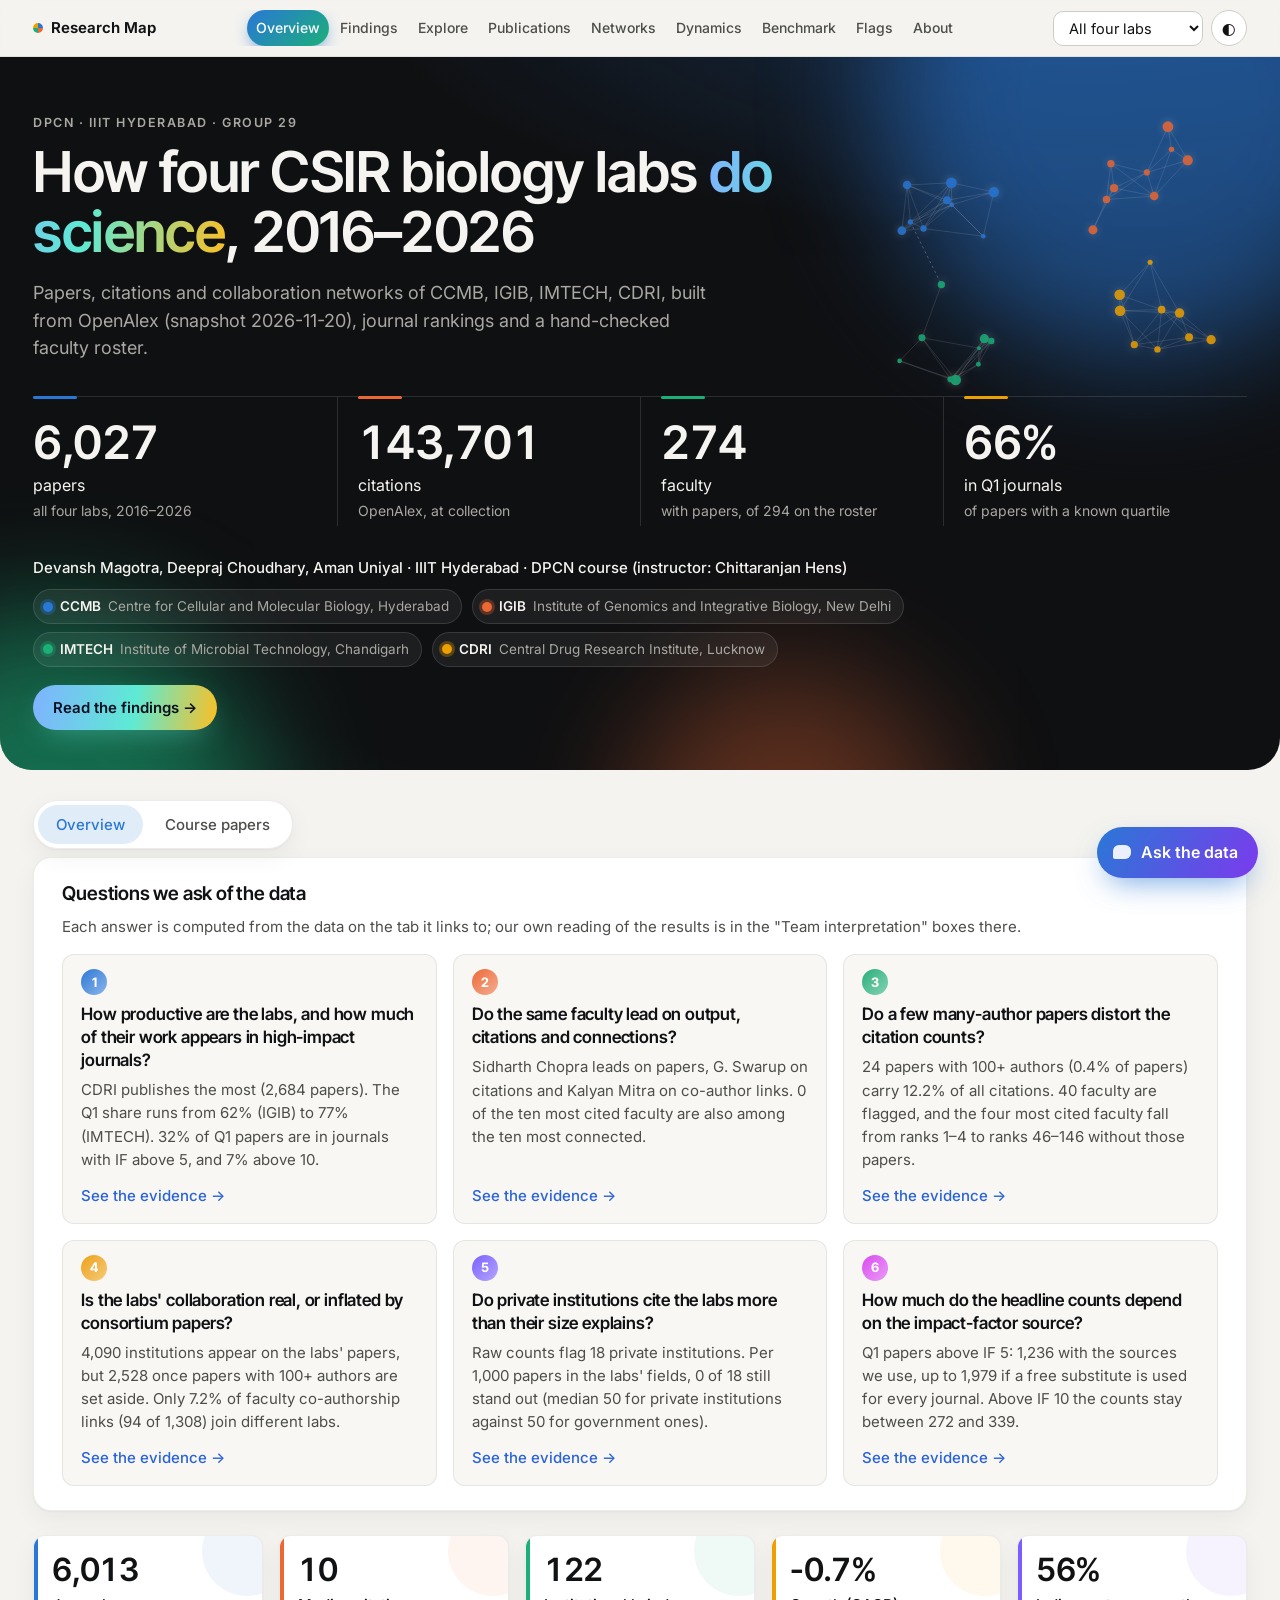
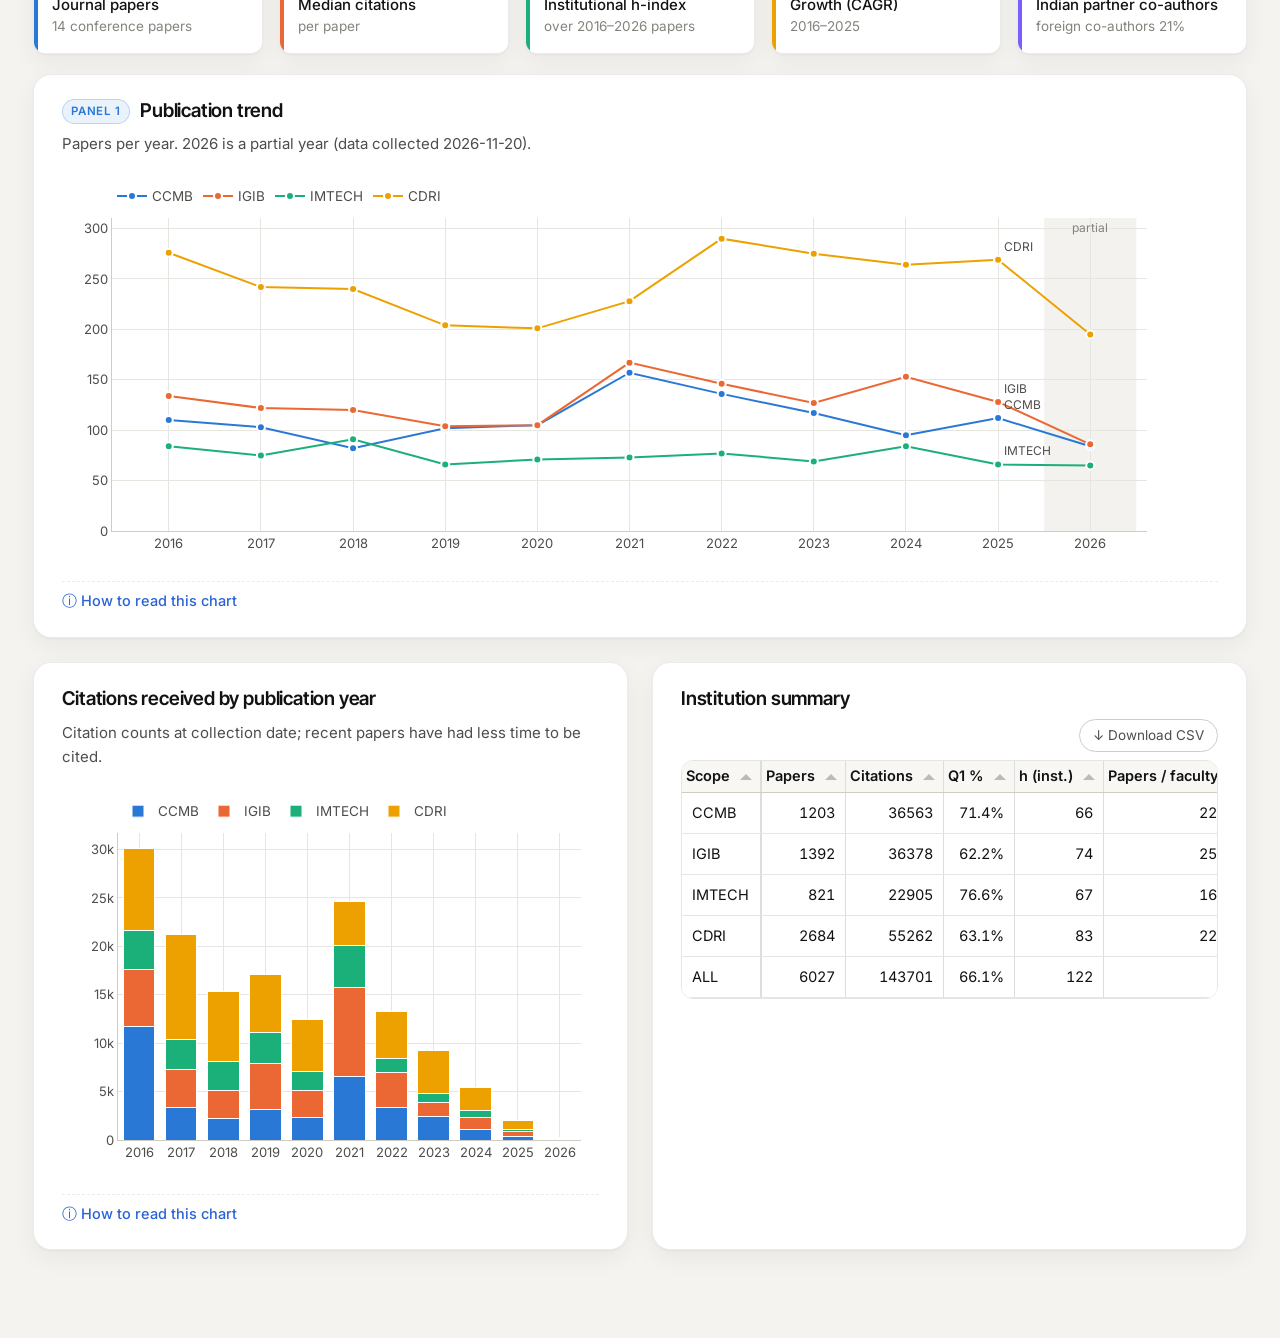
<file: index.html>
<!doctype html>
<html lang="en">
<head>
<meta charset="utf-8">
<title>Group 29 Dashboard</title>
<meta http-equiv="refresh" content="0; url=outputs/submission/group29_dashboard.html">
<script>location.replace("outputs/submission/group29_dashboard.html" + location.hash);</script>
</head>
<body>
<p>Opening the dashboard… If nothing happens, <a href="outputs/submission/group29_dashboard.html">click here</a>.</p>
</body>
</html>
</file>
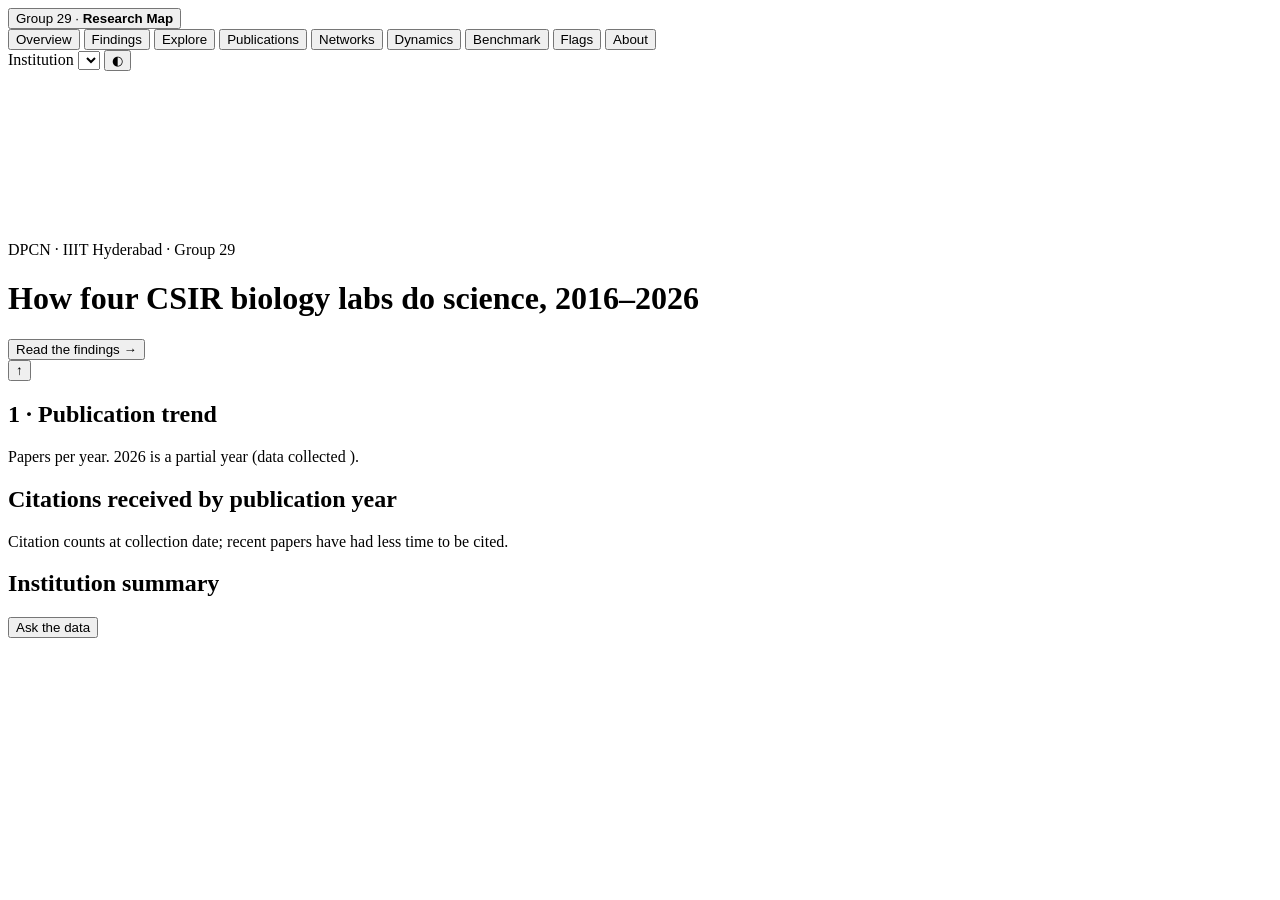
<file: src/dpcn/dashboard/template.html>
<!doctype html>
<html lang="en">
<head>
<meta charset="utf-8">
<meta name="viewport" content="width=device-width, initial-scale=1">
<title>Group 29 Research Map</title>
<link rel="preconnect" href="https://fonts.googleapis.com"><link rel="preconnect" href="https://fonts.gstatic.com" crossorigin>
<link href="https://fonts.googleapis.com/css2?family=Inter:wght@400;500;600;700&family=Inter+Tight:wght@500;600;700&display=swap" rel="stylesheet">
<!--__LIBS__-->
<style>/*__STYLES__*/</style>
</head>
<body>
<div class="progress" id="progress" aria-hidden="true"></div>
<div class="topbar">
  <div class="topbar-in">
    <button class="brand" type="button" data-go="overview" aria-label="Back to the overview"><span class="dot"></span><span class="brand-grp">Group 29 · </span><b>Research Map</b></button>
    <nav class="tabs" role="tablist" id="tabs" aria-label="Sections">
      <button role="tab" data-group="overview" aria-selected="true">Overview</button>
      <button role="tab" data-group="findings">Findings</button>
      <button role="tab" data-group="explore">Explore</button>
      <button role="tab" data-group="publications">Publications</button>
      <button role="tab" data-group="networks">Networks</button>
      <button role="tab" data-group="dynamics">Dynamics</button>
      <button role="tab" data-group="benchmark">Benchmark</button>
      <button role="tab" data-group="flags">Flags</button>
      <button role="tab" data-group="about">About</button>
    </nav>
    <div class="controls">
      <label for="lab" class="sr">Institution</label>
      <select id="lab" aria-label="Institution"></select>
      <button id="theme" type="button" aria-label="Toggle dark mode" title="Light / dark">◐</button>
    </div>
  </div>
</div>
<header class="hero" id="hero">
  <div class="hero-orbs" aria-hidden="true"><i></i><i></i><i></i></div>
  <svg class="hero-net" id="hero-net" aria-hidden="true"></svg>
  <div class="hero-in">
    <p class="eyebrow">DPCN · IIIT Hyderabad · Group 29</p>
    <h1>How four CSIR biology labs <span class="grad">do science</span>, <span class="nowrap">2016–2026</span></h1>
    <p class="lead" id="subtitle"></p>
    <div class="hero-stats" id="hero-stats"></div>
    <p class="team" id="team"></p>
    <div class="insts" id="insts"></div>
    <button type="button" class="hero-cta" data-go="findings">Read the findings <span aria-hidden="true">→</span></button>
  </div>
</header>
<button class="to-top" id="to-top" type="button" aria-label="Back to top">↑</button>
<div class="subnav-wrap"><div class="subnav" id="subnav" role="tablist" aria-label="Pages in this section"></div></div>
<main>
  <section id="tab-overview" class="tab">
    <div class="card" id="rq-card" hidden><h2>Questions we ask of the data</h2>
      <p class="note">Each answer is computed from the data on the tab it links to; our own reading of the results is in the "Team interpretation" boxes there.</p>
      <div id="rq" class="rq"></div></div>
    <div class="kpis" id="kpis"></div>
    <div class="card"><h2>1 · Publication trend</h2><p class="note">Papers per year. 2026 is a partial year (data collected <span class="collected"></span>).</p><div id="c-trend" class="chart"></div></div>
    <div class="grid2">
      <div class="card"><h2>Citations received by publication year</h2><p class="note">Citation counts at collection date; recent papers have had less time to be cited.</p><div id="c-cites" class="chart"></div></div>
      <div class="card"><h2>Institution summary</h2><div id="t-summary"></div></div>
    </div>
  </section>


  <section id="tab-novelty" class="tab" hidden>
    <div class="grid2">
      <div class="card"><h2>P1 · How output varies over a career</h2><p class="note">Laplace scale of year-on-year changes in a faculty member's papers, by years since their first paper (career age from OpenAlex), with bootstrap 95% intervals. Bars: absolute; line: relative to mean output. Zhang et al. found variability falling over a career.</p><div id="c-nv-p1" class="chart"></div></div>
      <div class="card"><h2>P3 · Citations around the first joint paper</h2><p class="note">Mean yearly citations between two faculty, from 3 years before to 6 years after their first joint paper, against pairs with a co-author in common who never write together.</p><div id="c-nv-p3" class="chart"></div></div>
    </div>
    <div class="grid2">
      <div class="card"><h2>P6 · Does writing together make people cite each other?</h2><p class="note">Odds ratios that one faculty member cites another (independent citations only), over 74,802 ordered pairs, as controls are added. If co-authorship mattered only through shared topics, its effect would vanish once topic similarity is in.</p><div id="c-nv-p6" class="chart"></div></div>
      <div class="card"><h2>P10 · Who changes the labs: joiners, leavers, or the same people?</h2><p class="note">Year-on-year change in each lab's share of internationally collaborative faculty, split into people joining, people leaving and the same people changing.</p><div id="c-nv-p10" class="chart"></div></div>
    </div>
    <div class="grid2">
      <div class="card"><h2>P8 · Research-group sizes</h2><p class="note">Distribution of a PI's group size per year (distinct students, postdocs and staff on their papers). Gibrat's law says growth is independent of size.</p><div id="c-nv-p8" class="chart small"></div><div id="nv-p8" class="note"></div></div>
      <div class="card"><h2>P9 · Does early partner diversity pay off later?</h2><p class="note">Spearman correlation of 2016–20 partner-sector diversity with 2021–26 output and impact, against 2,000 reshuffles within lab and early-output group (grey band).</p><div id="c-nv-p9" class="chart small"></div></div>
    </div>
  </section>
  <section id="tab-findings" class="tab" hidden>
    <div class="card banner"><h2>How to read this tab</h2>
      <p class="note">Each result below compares what we observe with what chance or a controlled model predicts: citations reshuffled while every paper keeps its citation counts, cited year and field; lab labels shuffled across faculty; co-authorship links rewired with every person keeping their number of links. Figures cover all four labs (the lab selector does not change this tab unless a chart says so). Computed by step s17 from the submitted data; the methods are listed at the end of the tab.</p></div>
    <div class="card"><h2>Findings</h2><div id="fd-list"></div></div>
    <div class="grid2">
      <div class="card"><h2>Who cites our papers inside the corpus</h2><p class="note">Every citation between two dataset papers, classed by the closest tie: the same author on both papers, faculty who had already co-written, the same lab, another of our labs.</p><div id="c-fd-aud" class="chart"></div></div>
      <div class="card"><h2>Citations between labs against chance</h2><p class="note">Independent citations (no shared author), observed ÷ expected. Expected = mean of 1,000 reshuffles that keep each paper's citations given and received, the cited year and both fields. Blue above 1, orange below; * = significant after Benjamini–Hochberg correction (q < 0.05).</p><div id="c-fd-ex" class="chart"></div></div>
    </div>
    <div class="grid2">
      <div class="card"><h2>Who writes with whom</h2><p class="note">Odds of two faculty co-authoring (logistic model over all faculty pairs). The same-lab effect is shown alone, then controlling for topic similarity (OpenAlex subfields of their papers) and output, then also for the same department. Bars are 95% intervals.</p><div id="c-fd-or" class="chart"></div></div>
      <div class="card"><h2>Citations by co-authorship distance</h2><p class="note">Citations from faculty <i>i</i> to faculty <i>j</i> by their distance in the co-authorship network of the previous years, divided by what <i>i</i>'s citing volume and <i>j</i>'s cited volume alone predict (after Singh et al. 2020). 1 = co-authors, 2 = a shared co-author.</p><div id="c-fd-dist" class="chart"></div></div>
    </div>
    <div class="grid2">
      <div class="card"><h2>Lab-led papers vs middle-author papers</h2><p class="note">Lab-led: a lab author is first, last or corresponding author. Bars: share of papers and share of citations; the dots give citations relative to the field-and-year average of the corpus (1 = average).</p><div id="c-fd-led" class="chart"></div></div>
      <div class="card"><h2>Do new collaborations last?</h2><p class="note">Faculty pairs who first co-authored in 2016–2022: share who write together again within three years, with 95% intervals. Right: how much more likely an unlinked pair is to link in a year when they already share a co-author (triadic closure).</p><div id="c-fd-pers" class="chart"></div></div>
    </div>
    <div class="grid2">
      <div class="card"><h2>Lab differences in citations, with controls</h2><p class="note">Percent difference in citations per paper relative to CDRI (single-lab papers; log citations, OLS with robust errors). "With controls" adds publication year, OpenAlex field, number of authors and review vs article.</p><div id="c-fd-imp" class="chart"></div></div>
      <div class="card"><h2>The COVID-19 shock</h2><p class="note">Share of each lab's papers on SARS-CoV-2 / COVID-19 (title or OpenAlex topic), by year.</p><div id="c-fd-covid" class="chart"></div></div>
    </div>
    <div class="grid2">
      <div class="card"><h2>Indian citations in vs out, over the same window</h2><p class="note">For the papers of each year: citations received from other Indian institutions within two years, divided by references the papers make to Indian work of the previous two years. Dashed: the raw yearly ratio (citations in during a year ÷ references out of that year's papers), which favours outflow for recent years because citations take time to arrive. Above 1 = the lab receives more than it gives.</p><div id="c-fd-flow" class="chart"></div></div>
      <div class="card"><h2>Who leads depends on how credit is counted</h2><p class="note">Rank among 274 faculty by citations: full counting (every author gets every citation), fractional counting (citations ÷ number of authors), and full counting without papers of 100+ authors. The ten most cited under full counting.</p><div id="c-fd-rank" class="chart tall"></div></div>
    </div>
    <div class="card"><h2>Normalised impact and concentration by lab</h2><p class="note">MNCS: mean of each paper's citations ÷ the average for papers of the same OpenAlex field and year in our corpus (1 = average), with a bootstrap 95% interval. Top 10%: share of papers among the 10% most cited of their field and year (Wilson interval). Effective papers: (Σc)² ÷ Σc², the number of equally cited papers that would give the same spread; low means a few papers carry the lab. Gini: inequality of citations across the lab's faculty (bootstrap interval).</p><div id="t-fd-credit"></div></div>
    <div class="card"><h2>Most influential papers, with and without self-citation</h2><p class="note">PageRank on the internal citation network. "Without" drops citations where the citing and cited paper share an author; papers that ranked high on their own authors' citations fall.</p><div id="t-fd-pr"></div></div>
    <div class="card team-note" data-note="research"></div>
    <div class="card prose"><h2>Methods</h2><div id="fd-methods"></div></div>
  </section>

  <section id="tab-models" class="tab" hidden>
    <div class="card banner"><h2>How to read this page</h2>
      <p class="note">The network models from the course, applied to the faculty co-authorship network (274 roster faculty; linked from their first joint paper with at most 50 authors) and, where it needs a larger sample, to the network of every author on the labs' papers. Each measure is set against a random graph of the same size (Erdős–Rényi) or with the same degrees (rewired), or tested on years the model did not see. Computed by step s18; the lab selector does not change this page.</p></div>
    <div class="card"><h2>Results</h2><div id="nm-list"></div></div>
    <div class="grid2">
      <div class="card"><h2>Degree and citation distributions</h2><p class="note">Fraction of nodes (or papers) with at least x links (or citations), log–log. The line is the power law fitted above x<sub>min</sub> by maximum likelihood (Clauset, Shalizi &amp; Newman 2009); a bootstrap p ≥ 0.1 means a power law is plausible. The table below tests it against other heavy-tailed shapes.</p><div id="c-nm-tails" class="chart"></div></div>
      <div class="card"><h2>Small world?</h2><p class="note">Clustering C and average path length L of the largest component, against Erdős–Rényi graphs with the same nodes and links and against degree-preserving rewired graphs. Small world: L close to random, C far above it (σ = (C/C<sub>r</sub>)/(L/L<sub>r</sub>) ≫ 1).</p><div id="c-nm-sw" class="chart"></div></div>
    </div>
    <div class="card"><h2>Power law against the alternatives</h2><p class="note">Log-likelihood ratio R on the fitted tail (positive favours the power law) with Vuong's p-value; for the nested power law with cutoff, a χ² test. p ≥ 0.1 = the data cannot tell the two apart.</p><div id="t-nm-tails"></div></div>
    <div class="grid2">
      <div class="card"><h2>Removing faculty</h2><p class="note">Largest connected group (share of all 274 faculty) as faculty leave: at random (mean of 100 orders), highest degree first, highest betweenness first, or most cross-lab co-authors first (brokers), recomputed after each removal.</p><div id="c-nm-rob" class="chart"></div></div>
      <div class="card"><h2>Do the four labs stay connected?</h2><p class="note">Lab pairs (of 6) still joined by some chain of co-authors as faculty are removed, same orders as on the left.</p><div id="c-nm-labs" class="chart"></div></div>
    </div>
    <div class="grid2">
      <div class="card"><h2>How fast an idea could spread</h2><p class="note">SI model: start from one faculty member; each step, every joint paper with an "infected" colleague passes it on with probability 0.05. Median steps until another lab, and every lab, is reached; one run from every faculty member in the connected group. Null: links rewired at random (same degrees), so lab walls disappear.</p><div id="c-nm-si" class="chart"></div></div>
      <div class="card"><h2>Epidemic threshold (SIS)</h2><p class="note">Stationary share infected in an SIS model (recovery 0.2 per step) against the spreading rate λ = β/μ, scaled by the quenched mean-field threshold 1/Λ<sub>max</sub> (largest eigenvalue of the adjacency matrix). Theory predicts the outbreak survives right of the dashed line.</p><div id="c-nm-sis" class="chart"></div></div>
    </div>
    <div class="grid2">
      <div class="card"><h2>Predicting next year's collaborations</h2><p class="note">For each test year, every pair of active faculty not yet linked is scored using only earlier years; AUC = chance that a pair that does link that year outranks one that does not (0.5 = guessing). The logistic model combines all scores and is trained on earlier years only.</p><div id="c-nm-lp" class="chart"></div></div>
      <div class="card"><h2>What makes a new collaboration</h2><p class="note">Odds ratios from a discrete-time model of the first joint paper of each unlinked pair, 2017–2025, with year effects. Bars: 95% intervals with dyadic-robust errors (observations sharing a person may be correlated). log scale.</p><div id="c-nm-haz" class="chart"></div></div>
    </div>
    <div class="card"><h2>Tie-formation models</h2><p class="note">Coefficients as odds ratios with dyadic-robust 95% intervals. Shared co-authors = log(1 + common neighbours); degree = log(1 + degree product); output = log(1 + papers) summed; seniority from the CSIR grade on the roster (1 Scientist … 6 fellows and directors).</p><div id="t-nm-haz"></div></div>
    <div class="card prose"><h2>Methods and limits</h2><div id="nm-methods"></div></div>
  </section>

  <section id="tab-extensions" class="tab" hidden>
    <div class="card banner"><h2>How to read this page</h2>
      <p class="note">First, checks on the main result: the same-lab effect on new collaborations re-estimated under every combination of reasonable analysis choices, and every p-value on the Findings pages corrected together. Then four dynamics on the faculty network: how methods spread, whether groups of three close into joint papers, whether a model of tie formation can grow the real network, and whether COVID-19 and citations change who collaborates. Computed by step s19; the lab selector does not change this page.</p></div>
    <div class="card"><h2>Results</h2><div id="ex-list"></div></div>
    <div class="card"><h2>Specification curve: the same-lab effect under 48 analysis choices</h2><p class="note">Each dot is the odds ratio for a same-lab pair starting to collaborate, with its 95% interval (dyadic-robust), from one combination of: author cap (20, 50, 100), risk set (active span, or past information only), years (all, or without 2020–22), the top 5% most connected faculty kept or dropped, and controls (lab and year only, or the full model). Sorted by size; the strip below shows which choices each specification uses.</p><div id="c-ex-spec" class="chart tall"></div></div>
    <div class="grid2">
      <div class="card"><h2>Adopting a method after co-authors do</h2><p class="note">Share of faculty-years in which a faculty member first publishes with a method, by how many of their co-authors (network of earlier years) already had. Diamonds: what simple contagion predicts if every adopting co-author passes it on independently with the one-exposure rate. Eight methods pooled; bars are 95% intervals.</p><div id="c-ex-dose" class="chart"></div></div>
      <div class="card"><h2>Influence or similarity? The shuffle test</h2><p class="note">Effect of having an adopting co-author (odds ratio, log) in the real data against 200 data sets where adoption years are shuffled among the same adopters (Anagnostopoulos et al. 2008). If co-authors influenced each other, the real effect would sit to the right of the shuffled ones; if it sits inside them, the pattern comes from similar people adopting, not from timing.</p><div id="c-ex-shuffle" class="chart"></div></div>
    </div>
    <div class="card"><h2>Method adoption models</h2><p class="note">Discrete-time logit of first adoption with year, method and lab effects and faculty-clustered errors. "Not through a joint paper": adoptions where no earlier adopter is a co-author on the adopting paper.</p><div id="t-ex-diff"></div></div>
    <div class="grid2">
      <div class="card"><h2>Do groups of three close into a joint paper?</h2><p class="note">Triples of faculty active in both periods who never shared a paper in 2016–2020: share who write one together in 2021–2025, by how many of the three pairs had co-authored and whether all those ties were repeated (log scale). Triples within one lab vs spanning labs.</p><div id="c-ex-closure" class="chart"></div></div>
      <div class="card"><h2>Can the tie model grow the real network?</h2><p class="note">Each year adds as many links as really formed, drawn with the fitted model's probabilities on the simulated network. Values relative to the real network (1 = matches), mean of 40 simulations; each variant drops one ingredient and is refitted.</p><div id="c-ex-gen" class="chart"></div></div>
    </div>
    <div class="grid2">
      <div class="card"><h2>Did pandemic collaborations last?</h2><p class="note">Faculty pairs whose first joint paper (2020–22) was on SARS-CoV-2 / COVID-19 vs on other topics: share who wrote another paper together later, and another paper on a non-COVID topic. 95% intervals.</p><div id="c-ex-covid" class="chart"></div></div>
      <div class="card"><h2>Citing before collaborating</h2><p class="note">Odds ratios from the tie-formation model with an extra term: had either faculty member cited the other's work (no shared author) before the year? 95% dyadic-robust intervals, log scale.</p><div id="c-ex-cite" class="chart"></div></div>
    </div>
    <div class="card"><h2>Every test, corrected together</h2><p class="note">All p-values reported on the Findings pages (steps s17, s18, s19) with Benjamini–Hochberg q-values computed across the whole set, so the false-discovery rate holds for the paper as a whole, not per analysis.</p><div id="t-ex-reg"></div></div>
    <div class="card prose"><h2>Methods and limits</h2><div id="ex-methods"></div></div>
  </section>

  <section id="tab-teams" class="tab" hidden>
    <div class="card banner"><h2>How to read this page</h2>
      <p class="note">Models of how teams are assembled and how ties last, whether brokers gain, how sensitive the results are to errors in the data, whether information can travel between labs in time order, which communities the network really has, a stochastic actor-oriented model (RSiena) of the faculty network, and what extra OpenAlex data (funders, countries, careers, ties before 2016, citing works worldwide) adds. Computed by steps s20–s22; the lab selector does not change this page.</p></div>
    <div class="card"><h2>Results</h2><div id="dy-list"></div></div>
    <div class="grid2">
      <div class="card"><h2>Growing the network paper by paper</h2><p class="note">Faculty network grown from the real sequence of papers (year, lead lab, number of faculty and of first-time faculty), filling incumbent slots with a past collaborator with probability q and from the lead lab with probability h (Guimerà et al. 2005). Simulated ÷ real, mean of 30 runs; compare with the pair-by-pair model on the previous page (clustering about half the real value).</p><div id="c-dy-team" class="chart"></div></div>
      <div class="card"><h2>Incumbents and repeat collaborators</h2><p class="note">Share of team slots filled by people who had published before in the window (p) and share of incumbent pairs on a team that had written together before (q), per year, for full author teams and for faculty only.</p><div id="c-dy-pq" class="chart"></div></div>
    </div>
    <div class="grid2">
      <div class="card"><h2>How long until a new pair writes again?</h2><p class="note">Share of faculty pairs (first joint paper 2016–2024) who have not yet written a second paper together, by years since the first (life table, pairs observed long enough).</p><div id="c-dy-life" class="chart"></div></div>
      <div class="card"><h2>Do brokers gain?</h2><p class="note">Within-person change: effect of network position in the previous three years on a faculty member's field-normalised citations and output in the next year, with faculty and year fixed effects (95% intervals, faculty-clustered).</p><div id="c-dy-broker" class="chart"></div></div>
    </div>
    <div class="grid2">
      <div class="card"><h2>What if the author data were wrong?</h2><p class="note">Same-lab odds ratio of co-authorship (all faculty pairs, with topic and output) when 5–20% of faculty–paper links are dropped or reassigned at random, when faculty are resampled, and with one lab left out (mean and 95% range).</p><div id="c-dy-err" class="chart"></div></div>
      <div class="card"><h2>Can information reach another lab in time?</h2><p class="note">Share of (early faculty member, other lab) pairs that a time-respecting chain of joint papers reaches by 2025: one hop per year, or any number within a year; against contact years shuffled (100 runs, 95% range) and the static network that ignores time.</p><div id="c-dy-temp" class="chart"></div></div>
    </div>
    <div class="card"><h2>Which partition describes the network best?</h2><p class="note">Description length of a degree-corrected stochastic block model for each partition (lower = better compression of the network), its agreement with labs and departments (normalised mutual information, adjusted Rand index) and modularity. Largest connected component.</p><div id="t-dy-comm"></div></div>
    <div class="grid2">
      <div class="card"><h2>Stochastic actor-oriented model (RSiena)</h2><p class="note">Faculty active through the window; ties = a joint paper in 2016–18, 2019–21, 2022–25, so ties form and end between waves. Estimates (log-odds of a tie change) with 95% intervals for the fullest model; the table lists all models and their convergence.</p><div id="c-dy-siena" class="chart"></div></div>
      <div class="card"><h2>Funders, careers and old ties</h2><p class="note">Odds ratios added to the s18 tie model (with topic, network position and output): a funder both faculty had named before the year, career age from their first publication anywhere (per decade), and a joint paper before 2016. 95% dyadic-robust intervals.</p><div id="c-dy-extra" class="chart"></div></div>
    </div>
    <div class="card"><h2>RSiena estimates</h2><div id="t-dy-siena"></div></div>
    <div class="grid2">
      <div class="card"><h2>Abroad, India, or a sister lab?</h2><p class="note">Share of each lab's papers with a foreign co-author, with another Indian institution, and with another of our four labs (OpenAlex author countries).</p><div id="c-dy-intl" class="chart"></div></div>
      <div class="card"><h2>Who cites the labs worldwide</h2><p class="note">Countries of the authors of works (2016–2026) that cite each lab, as a share of all country mentions; top countries.</p><div id="c-dy-world" class="chart"></div></div>
    </div>
    <div class="card prose"><h2>Methods and limits</h2><div id="dy-methods"></div></div>
  </section>

  <section id="tab-journals" class="tab" hidden>
    <div class="grid2">
      <div class="card"><h2>3 · Journal quartile distribution</h2><p class="note">Scimago (SJR) best quartile in the publication year. Q1 fraction = Q1 ÷ journal papers with a known quartile.</p><div id="c-quart" class="chart"></div></div>
      <div class="card"><h2>5 · Top journals</h2><p class="note">By paper count (top 5 per institution; top 10 for all labs).</p><div id="c-journals" class="chart"></div></div>
    </div>
    <div class="grid2">
      <div class="card"><h2>Top journals (table)</h2><div id="t-journals"></div></div>
      <div class="card"><h2>9 · Conference rank (CORE)</h2><div id="core-note" class="note"></div><div id="c-core" class="chart small"></div></div>
    </div>
  </section>

  <section id="tab-faculty" class="tab" hidden>
    <div class="card"><h2>2 &amp; 4 · Faculty list and performance</h2>
      <p class="note">Sort by any column; type in a header to filter. h (2016–26) is computed from this dataset; h (lifetime) is OpenAlex's, for context. <label class="inline"><input type="checkbox" id="compact"> Compact list (name, department, h-index, papers)</label></p>
      <div id="t-faculty"></div></div>
    <div class="grid2">
      <div class="card"><h2>6 · h-index distribution</h2><p class="note">Faculty window h-index (2016–2026), bins of 5.</p><div id="c-hindex" class="chart"></div></div>
      <div class="card"><h2>Department level</h2><p class="note">IMTECH publishes no departments: its faculty are grouped by their most frequent OpenAlex subfield.</p><div id="t-dept"></div></div>
    </div>
  </section>

  <section id="tab-research" class="tab" hidden>
    <div class="grid2">
      <div class="card"><h2>7 · Research area breakdown</h2><p class="note">OpenAlex primary topic: field (inner ring) → subfield (outer). Click a field to zoom.</p><div id="c-areas" class="chart tall"></div></div>
      <div class="card"><h2>Fields by share of papers</h2><div id="c-fields" class="chart tall"></div></div>
    </div>
    <div class="card"><h2>8 · Most-cited papers (top 10)</h2><div id="t-cited"></div></div>
  </section>

  <section id="tab-citation" class="tab" hidden>
    <div class="kpis" id="kpis-cit"></div>
    <div class="card"><h2>10 · Citation network</h2>
      <p class="note">Directed graph of dataset papers citing each other: <span id="cit-n"></span> papers, the most influential by PageRank plus the papers that cite or are cited by them. Node size = PageRank, colour and shape = lab, arrow = "cites". Click a node for details; scroll to zoom.</p>
      <div class="netwrap"><div id="g-cit" class="graph"></div><aside id="cit-info" class="info"><p class="muted">Click a paper.</p></aside></div>
      <div class="legend" id="leg-cit"></div></div>
    <div class="grid2">
      <div class="card"><h2>PageRank top 10</h2><div id="t-pr"></div></div>
      <div class="card"><h2>In-degree distribution</h2><p class="note">Citations each paper receives from the rest of the corpus (log–log; papers with in-degree 0 not shown).</p><div id="c-indeg" class="chart"></div></div>
    </div>
    <div class="grid2">
      <div class="card"><h2>Indian citation flow by year</h2><p class="note">Citations from (in, solid) and to (out, dotted) works carrying another Indian institution, by citing year.</p><div id="c-flow" class="chart"></div></div>
      <div class="card"><h2>Top 10 Indian institutes citing the lab</h2><div id="c-citers" class="chart"></div></div>
    </div>
    <div class="grid2">
      <div class="card"><h2>Lab-to-lab citations</h2><p class="note">Rows cite columns (internal corpus edges).</p><div id="c-matrix" class="chart"></div></div>
      <div class="card"><h2>Most-cited Indian papers citing the lab</h2><div id="t-citers-papers"></div></div>
    </div>
  </section>

  <section id="tab-collab" class="tab" hidden>
    <div class="kpis" id="kpis-au"></div>
    <div class="card"><h2>11 · Authorship network</h2>
      <div class="note row">
        <span>Graph:</span>
        <label><input type="radio" name="layer" value="faculty" checked> Faculty only</label>
        <label><input type="radio" name="layer" value="internal"> All lab authors (top 600 by degree)</label>
        <span class="sep">Colour:</span>
        <label><input type="radio" name="colorby" value="lab" checked> Lab</label>
        <label><input type="radio" name="colorby" value="comm"> Community (Louvain)</label>
      </div>
      <p class="note">Undirected co-authorship; node size = degree, edge width = joint papers, dashed edges join two labs. Click a node for details.</p>
      <div class="netwrap"><div id="g-au" class="graph"></div><aside id="au-info" class="info"><p class="muted">Click an author.</p></aside></div>
      <div class="legend" id="leg-au"></div></div>
    <div class="grid2">
      <div class="card"><h2>Degree &amp; betweenness centrality</h2><div id="t-cent"></div></div>
      <div class="card"><h2>Communities</h2><div id="t-comm"></div></div>
    </div>
    <div class="grid2">
      <div class="card"><h2>Indian partner institutions (co-authorship)</h2><p class="note">Ranked by shared papers; Jaccard = overlap of the top-100 OpenAlex topics of the two institutions.</p><div id="t-partners"></div></div>
      <div class="card"><h2>Co-authorship by partner cluster</h2><p class="note">Cross-cluster links, e.g. CSIR↔IIT, CSIR↔Medical.</p><div id="c-cluster" class="chart"></div></div>
    </div>
    <div class="card"><h2>Hub authors bridging institutions</h2><p class="note">Faculty whose co-authors span the most Indian partner institutions.</p><div id="t-hubs"></div></div>
  </section>

  <section id="tab-impact" class="tab" hidden>
    <div class="card banner" id="if-banner"></div>
    <div class="card"><h2>How much does the impact-factor source matter?</h2>
      <p class="note">The same Q1 papers counted with the impact factor taken from different sources (the row marked ▸ is what the dashboard uses). The counts above IF 5 depend strongly on the source; the counts above IF 10 hardly do.</p>
      <div id="t-ifsens"></div></div>
    <div class="kpis" id="kpis-impact"></div>
    <div class="grid2">
      <div class="card"><h2>Q1 publications and impact factor</h2><p class="note">Papers in Q1 journals, and how many of them are in journals above each impact-factor line.</p><div id="c-q1if" class="chart"></div></div>
      <div class="card"><h2>Papers and citations by number of authors</h2><p class="note">Where the papers come from, and where the citations come from.</p><div id="c-authcls" class="chart"></div></div>
    </div>
    <div class="card"><h2>Yearly publications, author count and collaborating institutions</h2><p class="note">Bars: papers per year split by author count. Lines (right axis): distinct institutions that co-authored with the lab that year, with and without the 100+ author consortium papers. 2026 is partial.</p><div id="c-yearly" class="chart"></div></div>
    <div class="grid2">
      <div class="card"><h2>Collaborating institutions per year</h2><p class="note">Distinct co-author institutions, Indian and foreign (the lab's own institution and AcSIR excluded). One consortium paper can list over a thousand institutions, so dotted lines recount without papers that have 100+ authors.</p><div id="c-collab-year" class="chart"></div></div>
      <div class="card"><h2>Journal impact factor of the papers</h2><p class="note">Dashed lines mark the two thresholds.</p><div id="c-ifdist" class="chart"></div></div>
    </div>
    <div class="card"><h2>All lab papers, including those with no roster scientist</h2><p class="note">Faculty statistics count papers with a roster scientist on them. The lab's full output also includes papers by students, postdocs, staff and scientists missing from the roster, counted here with the same rules (types, cleaning, duplicates, SJR quartile, JCR impact factor). Quartiles for journals outside our main dataset may be missing (see "Quartile known").</p><div id="t-corpus"></div><div id="c-corpus" class="chart"></div></div>
    <div class="card"><h2>Top 30 papers by journal impact factor</h2><p class="note">Ranked by the journal's impact factor, then by citations. Conference papers have no impact factor and are not ranked.</p><div id="t-top30"></div></div>
    <div class="card"><h2>Most frequently published journals</h2><div id="t-freqj"></div></div>
    <div class="card team-note" data-note="overview"></div>
    <div class="card team-note" data-note="journals"></div>
  </section>

  <section id="tab-compare" class="tab" hidden>
    <div class="card"><h2>Compare faculty</h2>
      <div class="row note"><label>X <select id="cmp-x"></select></label><label>Y <select id="cmp-y"></select></label><label>Size <select id="cmp-s"></select></label></div>
      <p class="note">Each point is a faculty member, coloured by lab. A diamond with a dark outline is flagged (a large share of citations comes from many-author papers; see the Flags tab).</p>
      <div id="c-fcomp" class="chart tall"></div></div>
    <div class="grid2">
      <div class="card"><h2>Most productive faculty</h2><p class="note">Papers, 2016–2026.</p><div id="c-top-prod" class="chart"></div></div>
      <div class="card"><h2>Most connected faculty</h2><p class="note">Co-author links with other faculty in the faculty network (papers with up to 50 authors). Partner-institution counts are in the table, without 100+ author papers, which add hundreds of institutions at once.</p><div id="c-top-conn" class="chart"></div></div>
    </div>
    <div class="card"><h2>Faculty comparison</h2>
      <p class="note">Sort by any column; type in a header to filter. "Citations excl." removes papers with the configured number of authors or more; "Flag" explains why a row is flagged.</p>
      <div id="t-fcomp"></div></div>
    <div class="card"><h2>Top 10 publications of a faculty member</h2>
      <div class="row note"><label>Faculty <select id="f-pick"></select></label></div>
      <p class="note">Ranked by journal impact factor, then citations.</p><div id="t-ftop10"></div></div>
    <div class="card"><h2>Departments compared</h2>
      <div class="row note"><label class="inline"><input type="checkbox" id="dept-small" checked> Hide departments with fewer than 3 faculty</label></div>
      <p class="note">Each point is a department: papers per faculty member against the share of its journal papers in Q1 journals; the size is its citations per paper. The table also shows citations and collaborating institutions with and without papers of 100 or more authors, and how many faculty are flagged. Departments come from the lab websites (or OpenAlex where a website lists none); a paper shared by several faculty of one department counts once for it.</p>
      <div id="c-dept" class="chart tall"></div><div id="t-dept2"></div></div>
    <div class="card team-note" data-note="faculty"></div>
  </section>

  <section id="tab-instnet" class="tab" hidden>
    <div class="card"><h2>Institutional network</h2>
      <div class="row note"><label>From <select id="yr-from"></select></label><label>to <select id="yr-to"></select></label><span id="inst-n" class="muted"></span></div>
      <p class="note">Indian institutions that co-authored dataset papers with the labs, and with each other on those papers. Edge width = joint papers in the chosen years; node size = joint papers. Pick one lab above to see only its own partners. Click a node for its partners.</p>
      <div class="netwrap"><div id="g-inst" class="graph"></div><aside id="inst-info" class="info"><p class="muted">Click an institution.</p></aside></div>
      <div class="legend" id="leg-inst"></div></div>
    <div class="grid2">
      <div class="card"><h2>Faculty co-authorship network over time</h2>
        <div class="row note"><label>Measure <select id="tnet-metric">
          <option value="faculty_linked">Faculty with a faculty co-author</option><option value="links">Co-author links</option><option value="mean_degree">Mean links per faculty</option>
          <option value="density">Density</option><option value="largest_component_share">Share in the largest component</option>
          <option value="new_links">New links</option><option value="cross_lab_links">Links between labs</option></select></label>
          <label><input type="radio" name="tmode" value="year" checked> Each year</label><label><input type="radio" name="tmode" value="cumulative"> Cumulative</label></div>
        <p class="note">Faculty only: students are excluded. "New links" applies to single years.</p><div id="c-tnet" class="chart"></div></div>
      <div class="card"><h2>Citation network over time</h2><p class="note">Citations made in each year (by the citing paper's year).</p><div id="c-tcit" class="chart"></div></div>
    </div>
    <div class="card team-note" data-note="networks"></div>
  </section>


  <section id="tab-extras" class="tab" hidden>
    <div class="card banner"><h2>More tested results</h2><p class="note">Journal grading, partners, citers, bibliometric laws, productivity dynamics and how fragile the headlines are. Computed by step s26; each chart says what it is compared with. The lab selector applies where a chart says so.</p></div>
    <div class="card"><h2>What these analyses show</h2><div id="x-list" class="fd-cards"></div></div>
    <div class="grid2">
      <div class="card"><h2>Did the labs choose weaker journals, or were the journals re-graded?</h2><p class="note">Share of journal papers in Q1 each year with the quartile of the publication year (as everywhere else), with each journal's quartile frozen at its 2017 grade, and the share in journals with a JCR impact factor above 5 (one fixed yardstick). If the frozen line stays flat while the year-matched line falls, Scimago re-graded the journals. Follows the lab selector.</p><div id="c-x-regrade" class="chart"></div></div>
      <div class="card"><h2>Is a Q1 journal a sign of a better-cited paper?</h2><p class="note">Extra citations of Q1 papers (or per doubling of the impact factor) after year, field and lab, then also team size and review. Below: how well a journal's impact factor predicts the citations of one paper in it.</p><div id="c-x-q1" class="chart small"></div><div id="x-q1-note" class="note"></div></div>
    </div>
    <div class="grid2">
      <div class="card"><h2>Which partners pay off?</h2><p class="note">Percent difference in citations for papers with each kind of partner, against papers without one, holding year, field and lab fixed (light), then also team size and review (dark). 95% intervals. Partner types from OpenAlex institution types.</p><div id="c-x-payoff" class="chart"></div></div>
      <div class="card"><h2>Kinds of Indian partners</h2><p class="note">Indian partner institutions by OpenAlex type: joint papers as a share of each lab's papers. Follows the lab selector.</p><div id="c-x-types" class="chart"></div></div>
    </div>
    <div class="grid2">
      <div class="card"><h2>Citers are not the same as collaborators</h2><p class="note">Each point is an Indian institution: external citations to the labs against joint papers (log scales, +1). Points far above the trend cite much more than they collaborate. Colour = ownership.</p><div id="c-x-cc" class="chart tall"></div></div>
      <div class="card"><h2>Fastest-rising citing institutions</h2><p class="note">Citing papers from each Indian institution (not our labs, not umbrella bodies) in 2025 against 2022.</p><div id="t-x-rising"></div></div>
    </div>
    <div class="card"><h2>How heavy citers cite</h2><p class="note">Institutions with at least 30 citations: citing papers, our papers cited per citing paper, the share of their citations from papers that cite five or more of ours at once ("stacked"), the most common journal of the citing papers, and joint papers. Indicators, not judgements.</p><div id="t-x-mech"></div></div>
    <div class="grid2">
      <div class="card"><h2>Cited mostly in India, or mostly abroad</h2><p class="note">Papers with at least 20 citations: the share of citations from Indian institutions outside the four labs. Locally important work ("hidden gems") and globally visible work India cites little.</p><div id="t-x-local"></div></div>
      <div class="card"><h2>The backbone of Indian partnerships</h2><p class="note">Disparity filter (Serrano et al. 2009): institution pairs whose joint papers are a significant share of either side's links (α = 0.05). Strongest links first.</p><div id="t-x-backbone"></div></div>
    </div>
    <div class="card"><h2>Bibliometric laws, tested on our data</h2><p class="note">Classic regularities of science and whether our data follow them.</p><div id="t-x-laws"></div></div>
    <div class="grid2">
      <div class="card"><h2>Productivity as a random walk: yearly changes</h2><p class="note">Change in a faculty member's papers from one year to the next (papers with fewer than 100 authors). Bars: observed; lines: best Laplace and normal fits (log scale). Zhang et al. (course paper P1) found Laplace-shaped changes for computer scientists.</p><div id="c-x-walk-d" class="chart"></div></div>
      <div class="card"><h2>Can luck alone produce the spread?</h2><p class="note">Quantiles of total 2016–2025 output per faculty member, observed against 200 simulated truncated random walks that start at each person's first-year output. Points on the diagonal = the random walk reproduces that part of the distribution.</p><div id="c-x-walk-c" class="chart"></div><div id="x-walk-note" class="note"></div></div>
    </div>
    <div class="grid2">
      <div class="card"><h2>Do the headlines survive?</h2><p class="note">Each headline recomputed after removing a lab's most cited paper, the ten most cited papers, or one year at a time.</p><div id="t-x-frag"></div></div>
      <div class="card"><h2>Why did it jump?</h2><p class="note">Year-on-year changes above 25% (papers) or 50% (citations), with the drivers found automatically. Follows the lab selector.</p><div id="t-x-jumps"></div></div>
    </div>
    <div class="card"><h2>Faculty with h-index above 10 on papers with fewer than 100 authors</h2><p class="note">The h-index recomputed without consortium papers of 100 or more authors, with the number of their papers in journals with impact factor above 10 that have fewer than 100 authors. Use the Explorer to change any threshold. Follows the lab selector.</p><div id="t-x-h"></div></div>
    <div class="card team-note" data-note="extras"></div>
  </section>

  <section id="tab-verdicts" class="tab" hidden>
    <div class="card banner"><h2>Every question, with a verdict</h2><p class="note">Each research question we asked, the test we used, the number that decides it and our verdict: <b>supported</b> (the pattern survives its baseline), <b>partly</b> (it holds only in part or with caveats), <b>not supported</b> (the baseline explains it). Click a question to open its evidence.</p></div>
    <div id="vd-list" class="vd-list"></div>
    <div class="grid2">
      <div class="card"><h2>What we did not do, and why</h2><ul id="vd-notdone" class="plainlist"></ul></div>
      <div class="card"><h2>Blind spots: what the numbers cannot show</h2><ul id="vd-blind" class="plainlist"></ul></div>
    </div>
    <div class="card team-note" data-note="verdicts"></div>
  </section>

  <section id="tab-explorer" class="tab" hidden>
    <div class="card"><h2>Filter &amp; find</h2>
      <p class="note">Set any thresholds: every table and chart below is recomputed in your browser, including each person's h-index on the papers that pass the filters. The lab selector at the top applies too. Click a person to open their profile.</p>
      <div class="presets" id="ex-presets"></div>
      <div class="filters">
        <label>Years <input type="number" id="ex-y0" min="2016" max="2026" value="2016"> – <input type="number" id="ex-y1" min="2016" max="2026" value="2026"></label>
        <label>Authors fewer than <input type="number" id="ex-na" min="2" max="5000" value="100"></label>
        <label>Impact factor at least <input type="number" id="ex-if" min="0" step="0.5" value="0"></label>
        <label>Citations at least <input type="number" id="ex-c" min="0" value="0"></label>
        <label>Quartile <select id="ex-q"><option value="">any</option><option value="Q1">Q1</option><option value="Q12">Q1 or Q2</option></select></label>
        <label>Field <select id="ex-f"><option value="">any</option></select></label>
        <label>Role <select id="ex-role"><option value="">any</option><option value="led">lab-led (first, last or corresponding)</option><option value="middle">middle author</option></select></label>
        <label>Topic <select id="ex-cov"><option value="">all</option><option value="1">COVID-19 only</option><option value="0">exclude COVID-19</option></select></label>
        <label>Person h-index above <input type="number" id="ex-h" min="0" value="0"></label>
        <label>Title contains <input type="search" id="ex-t" placeholder="e.g. tuberculosis"></label>
        <button type="button" id="ex-reset" class="ghost">Reset</button>
      </div>
      <p id="ex-desc" class="desc-line"></p>
    </div>
    <div class="kpis" id="ex-kpis"></div>
    <div class="grid2">
      <div class="card"><h2>People matching the filters</h2><p class="note">Papers, citations and h-index counted on the matching papers only.</p><div id="t-ex-people"></div></div>
      <div class="card"><h2>Impact factor against citations</h2><p class="note">Each matching paper; size = authors. Click a point to open the paper.</p><div id="c-ex-scatter" class="chart tall"></div></div>
    </div>
    <div class="grid2">
      <div class="card"><h2>Matching papers per year</h2><div id="c-ex-year" class="chart small"></div></div>
      <div class="card"><h2>Fields of the matching papers</h2><div id="c-ex-field" class="chart small"></div></div>
    </div>
    <div class="card"><h2>Matching papers</h2><div id="t-ex-papers"></div></div>
  </section>

  <section id="tab-person" class="tab" hidden>
    <div class="card person-pick"><h2>Find a person</h2>
      <div class="row"><input type="search" id="pp-q" list="pp-names" placeholder="Type a name, e.g. Thangaraj" autocomplete="off"><datalist id="pp-names"></datalist>
        <button type="button" id="pp-cmp" class="ghost">+ Add to compare</button><button type="button" id="pp-rand" class="ghost">Random person</button></div></div>
    <div id="pp-head" class="person-head"></div>
    <div class="kpis" id="pp-kpis"></div>
    <div class="grid2">
      <div class="card"><h2>Papers per year</h2><p class="note">Lab-led = first, last or corresponding author.</p><div id="c-pp-year" class="chart"></div></div>
      <div class="card"><h2>Where this person stands in their lab</h2><p class="note">Percentile among the lab's faculty on each measure (100 = highest).</p><div id="c-pp-pct" class="chart"></div></div>
    </div>
    <div class="grid2">
      <div class="card"><h2>Papers: journal impact factor against citations</h2><p class="note">Size = number of authors; hollow = 100+ authors. Click a point to open the paper.</p><div id="c-pp-papers" class="chart"></div></div>
      <div class="card"><h2>Co-authors among the faculty</h2><p class="note">Faculty this person has written with (papers with up to 50 authors); width = joint papers. Click a name to open their profile.</p><div id="g-pp-ego" class="graph small"></div></div>
    </div>
    <div class="grid2">
      <div class="card"><h2>People they might connect with</h2><p class="note">Random walk with restart on the faculty network: faculty this person is close to but has never written with.</p><div id="pp-related"></div></div>
      <div class="card"><h2>Credit, counted three ways</h2><div id="pp-credit"></div></div>
    </div>
    <div class="card"><h2>All papers</h2><div id="t-pp-papers"></div></div>
  </section>

  <section id="tab-versus" class="tab" hidden>
    <div class="card"><h2>Compare anything</h2>
      <p class="note">Pick up to six people or labs. Profiles have an "Add to compare" button too.</p>
      <div class="row"><label>Compare <select id="vs-kind"><option value="people">people</option><option value="labs">our four labs</option></select></label>
        <input type="search" id="vs-q" list="pp-names" placeholder="Add a person…" autocomplete="off"><button type="button" id="vs-clear" class="ghost">Clear</button></div>
      <div id="vs-chips" class="chips"></div></div>
    <div class="grid2">
      <div class="card"><h2>Profile shape</h2><p class="note">Percentile among all 274 faculty on each measure (labs: share of the best lab's value).</p><div id="c-vs-radar" class="chart tall"></div></div>
      <div class="card"><h2>Papers per year</h2><div id="c-vs-year" class="chart tall"></div></div>
    </div>
    <div class="card"><h2>Side by side</h2><div id="t-vs"></div></div>
  </section>

  <section id="tab-structure" class="tab" hidden>
    <div class="card"><h2>What the structure shows</h2><div id="st-list" class="fd-cards"></div></div>
    <div class="card"><h2>The faculty network against three random baselines</h2><p class="note">Observed value, mean of the random networks and z-score. Erdős–Rényi keeps only the number of links; rewiring keeps every person's number of co-authors; the bipartite null keeps every paper's number of faculty and every person's number of papers, then reshuffles who wrote what (the right baseline for co-authorship).</p><div id="t-st-null"></div></div>
    <div class="grid2">
      <div class="card"><h2>Students and staff are the glue</h2><p class="note">The faculty-only network against the same network with links through a shared non-faculty lab author (students, postdocs, staff).</p><div id="t-st-glue"></div><div id="c-st-glue" class="chart small"></div></div>
      <div class="card"><h2>Do the communities just reproduce the labs?</h2><p class="note">Agreement (NMI, ARI, AMI: 1 = identical, 0 = unrelated) between Louvain communities and the lab and department labels, against shuffled labels.</p><div id="t-st-comm"></div><div id="st-kcore" class="note"></div></div>
    </div>
    <div class="grid2">
      <div class="card"><h2>How the network grew</h2><p class="note">Cumulative links against cumulative connected faculty, log–log. A slope above 1 means the network densifies as it grows (Leskovec et al.).</p><div id="c-st-grow" class="chart"></div></div>
      <div class="card"><h2>Do the well-connected get more new links?</h2><p class="note">Rate of new links in a year against the number of links at the end of the previous year (preferential attachment kernel).</p><div id="c-st-pa" class="chart"></div></div>
    </div>
    <div class="grid2">
      <div class="card"><h2>Does early network position predict later output?</h2><p class="note">Standardised effect of 2016–20 network position on 2021–26 output and normalised citations, with lab fixed effects and earlier output controlled (95% intervals).</p><div id="c-st-pos" class="chart"></div></div>
      <div class="card"><h2>Predicting new collaborations</h2><p class="note">Trained on 2016–20, tested on links new in 2021–26. AUC: 0.5 = chance, 1 = perfect.</p><div id="c-st-lp" class="chart"></div></div>
    </div>
    <div class="grid2">
      <div class="card"><h2>How fragile are the links between labs?</h2><div id="t-st-frag"></div><div id="t-st-fragp"></div></div>
      <div class="card"><h2>Topic contagion</h2><p class="note">When a faculty member starts publishing in a new subfield, was a co-author already working in it? Compared with future co-authors (placebo) and random lab colleagues.</p><div id="c-st-cont" class="chart small"></div></div>
    </div>
    <div class="card"><h2>Cross-lab "twins" who have never written together</h2><p class="note">Faculty pairs in different labs with the most similar research (cosine over OpenAlex subfields) and no joint paper: collaboration opportunities.</p><div id="t-st-twins"></div></div>
    <div class="grid2">
      <div class="card"><h2>The main path of knowledge inside the corpus</h2><p class="note">Search path count main path through the internal citation network: the chain of papers that carries the most citation paths.</p><div id="t-st-main"></div></div>
      <div class="card"><h2>How broad is each lab's research?</h2><p class="note">Shannon entropy of the lab's subfields per year (higher = more spread out).</p><div id="c-st-ent" class="chart"></div></div>
    </div>
    <div class="card team-note" data-note="structure"></div>
  </section>

  <section id="tab-epidemics" class="tab" hidden>
    <div class="card banner"><h2>Spreading on the co-authorship network</h2><p class="note">An idea, a technique or a rumour can spread between people who write together. We simulate the two classic epidemic models on the faculty network: <b>SIS</b> (susceptible → infected → susceptible again, like an idea that has to be kept alive) and <b>SIR</b> (infected people recover for good, like news that spreads once). Each simulation is repeated with many random seeds and compared with networks that keep everyone's number of co-authors but scramble who is linked to whom. Computed by step s23.</p></div>
    <div class="card"><h2>What the simulations show</h2><div id="ep-list" class="fd-cards"></div></div>
    <div class="kpis" id="ep-kpis"></div>
    <div class="card sim"><h2>Run it yourself</h2>
      <p class="note">Click a person to seed the outbreak there (or pick a strategy), set the transmission and recovery probabilities and press Run. Every step, each infected person infects each co-author with probability β and recovers with probability μ. The same random seed gives the same run.</p>
      <div class="filters">
        <label>Model <select id="sim-model"><option value="SIS">SIS</option><option value="SIR">SIR</option></select></label>
        <label>β <input type="range" id="sim-b" min="0.01" max="0.6" step="0.01" value="0.15"><span id="sim-bv"></span></label>
        <label>μ <input type="range" id="sim-m" min="0.02" max="1" step="0.02" value="0.2"><span id="sim-mv"></span></label>
        <label>Seed <select id="sim-seed"><option value="click">the person I click</option><option value="degree">best-connected person</option><option value="random">a random person</option><option value="lab">one person per lab</option></select></label>
        <label>Random seed <input type="number" id="sim-rng" value="42" min="1"></label>
        <button type="button" id="sim-run">▶ Run</button><button type="button" id="sim-step" class="ghost">Step</button><button type="button" id="sim-reset" class="ghost">Reset</button><button type="button" id="sim-many" class="ghost">Run 100 seeds</button>
      </div>
      <p id="sim-status" class="desc-line"></p>
      <div class="netwrap"><div id="g-sim" class="graph"></div><aside class="info"><div id="c-sim-curve" class="chart small"></div><div id="sim-labs"></div></aside></div>
      <div id="c-sim-many" class="chart small" hidden></div>
    </div>
    <div class="grid2">
      <div class="card"><h2>SIS: the epidemic threshold</h2><p class="note">Long-run share of faculty infected against λ = β/μ, mean and 95% band over random seeds, on the real network and two random ones. The dotted lines mark thresholds; below one an outbreak dies out.</p><div id="c-ep-sis" class="chart"></div></div>
      <div class="card"><h2>Where to start an outbreak</h2><p class="note">SIR final size by seeding strategy, over many random seeds (mean and 95% range).</p><div id="c-ep-strat" class="chart"></div></div>
    </div>
    <div class="grid2">
      <div class="card"><h2>Who are the super-spreaders?</h2><p class="note">Each faculty member as the single seed: mean SIR outbreak size against their k-shell (how deep in the network core they sit) and degree. Kitsak et al. (2010) found k-shell predicts spreading better than degree.</p><div class="row note"><label>x-axis <select id="ep-x"><option value="kshell">k-shell</option><option value="degree">degree</option><option value="betweenness">betweenness</option><option value="eigenvector">eigenvector</option></select></label></div><div id="c-ep-spread" class="chart"></div></div>
      <div class="card"><h2>Do lab walls slow spreading?</h2><p class="note">Probability that an outbreak started in one lab reaches another, real network against rewired networks (which remove lab structure).</p><div id="c-ep-cross" class="chart"></div></div>
    </div>
    <div class="grid2">
      <div class="card"><h2>What if we added links between labs?</h2><p class="note">Simulated interventions: add k cross-lab links at random, between the best-connected people, or between the most similar researchers who have never collaborated. Effect on the chance an outbreak crosses labs.</p><div id="c-ep-int" class="chart"></div></div>
      <div class="card"><h2>Top spreaders</h2><div id="t-ep-spread"></div></div>
    </div>
    <div class="card team-note" data-note="dynamics"></div>
  </section>

  <section id="tab-walks" class="tab" hidden>
    <div class="card banner"><h2>Random walks</h2><p class="note">A random walker moves from person to person along co-authorship links, choosing links in proportion to joint papers. How long it takes to reach another lab, and how long it stays home, measure how open the labs are. The lower half treats each person's yearly output as a random walk (course paper P1).</p></div>
    <div class="card"><h2>What the walks show</h2><div id="rw-list" class="fd-cards"></div></div>
    <div class="kpis" id="rw-kpis"></div>
    <div class="grid2">
      <div class="card"><h2>Steps to reach another lab</h2><p class="note">Mean first-passage time from a lab to the first person of another lab, divided by the same on rewired networks. Above 1 = harder to reach than chance.</p><div id="c-rw-mfpt" class="chart"></div></div>
      <div class="card"><h2>How long a walker stays home</h2><p class="note">Probability that a walker started in a lab is in that lab after t steps: solid = real network, dashed = rewired.</p><div id="c-rw-ret" class="chart"></div></div>
    </div>
    <div class="grid2">
      <div class="card"><h2>Productivity as a random walk</h2><p class="note">Year-on-year changes in each faculty member's papers (log scale) with Laplace and normal fits.</p><div id="c-rw-delta" class="chart"></div></div>
      <div class="card"><h2>Rank persistence (the Matthew effect)</h2><div id="rw-matthew"></div></div>
    </div>
    <div class="card team-note" data-note="walks"></div>
  </section>

  <section id="tab-benchmark" class="tab" hidden>
    <div class="card banner"><h2>How the four labs compare with other Indian biology institutes</h2><p class="note">Every institute queried identically from OpenAlex (articles and reviews, 2016–2026). These are whole-institute counts that include students and all affiliates, so they are larger than our faculty dataset. FWCI = field-weighted citation impact: 1 = the world average for papers of the same field, year and type. Computed by step s25.</p></div>
    <div class="card"><h2>What the comparison shows</h2><div id="bm-list" class="fd-cards"></div></div>
    <div class="card"><h2>Size against impact</h2><div class="row note"><label>y-axis <select id="bm-y"><option value="mean_fwci">mean FWCI</option><option value="top10_share">top-10% share</option><option value="citations_per_paper">citations per paper</option><option value="intl_share">international share</option><option value="oa_share">open-access share</option></select></label></div><p class="note">Each bubble is an institute; size = top-10% papers. Our four labs are outlined.</p><div id="c-bm-scatter" class="chart tall"></div></div>
    <div class="grid2">
      <div class="card"><h2>Ranked</h2><div class="row note"><label>Measure <select id="bm-m"></select></label></div><div id="c-bm-rank" class="chart tall"></div></div>
      <div class="card"><h2>Impact over time</h2><p class="note">Mean FWCI by publication year; our labs in colour.</p><div id="c-bm-year" class="chart tall"></div></div>
    </div>
    <div class="grid2">
      <div class="card"><h2>What each institute specialises in</h2><p class="note">Revealed comparative advantage against all Indian papers: 2 = twice India's share in that subfield. Top subfields of the chosen institute.</p><div class="row note"><label>Institute <select id="bm-inst"></select></label></div><div id="c-bm-rca" class="chart"></div></div>
      <div class="card"><h2>Distance: collaboration against citation</h2><p class="note">Gravity model: how joint papers and citations from Indian institutions fall with distance from the lab (Poisson, controlling for the partner's size). An elasticity of −0.5 means doubling the distance cuts the count by about 30%.</p><div id="c-bm-grav" class="chart small"></div><div id="bm-grav-note" class="note"></div></div>
    </div>
    <div class="card"><h2>All institutes</h2><div id="t-bm"></div></div>
    <div class="card"><h2>Caveats</h2><ul id="bm-cav" class="plainlist"></ul></div>
    <div class="card team-note" data-note="benchmark"></div>
  </section>

  <section id="tab-science" class="tab" hidden>
    <div class="card banner"><h2>Our data against the science of science</h2><p class="note">Well-known results from the literature on how science works, each set beside what our own data show. Sources are listed with each item (data/manual/science_context.yaml).</p></div>
    <div id="sc-list" class="sc-list"></div>
  </section>

  <section id="tab-flags" class="tab" hidden>
    <div class="card banner"><h2>What a flag means, and what it does not</h2><p class="note">A flag marks a number that needs a closer look before it is compared: citations that come mostly from many-author papers, a profile that may merge two people, or an institution that cites the labs more than its size suggests. It is not a judgement of any person or institution and says nothing about misconduct. Consortium papers are legitimate science, heavy citation has ordinary causes (shared fields, former lab members, review articles), and OpenAlex itself makes identity errors. Individual citing authors are not named here.</p></div>
    <div class="kpis" id="kpis-flags"></div>
    <div class="grid2">
      <div class="card"><h2>Where citations come from, by author count</h2><p class="note">Share of all citations that arrive on papers of each author-count class.</p><div id="c-clsshare" class="chart"></div></div>
      <div class="card"><h2>Faculty most dependent on many-author papers</h2><p class="note">Share of a faculty member's citations that come from papers with 100 or more authors; the dashed line is the flag threshold. Only faculty with at least 100 citations are considered.</p><div id="c-dep" class="chart"></div></div>
    </div>
    <div class="card"><h2>Papers with 100 or more authors</h2><p class="note">Consortium-style papers collect citations for every co-author. Their citations are real, but they say little about any one author's contribution.</p><div id="t-hyper"></div></div>
    <div class="card"><h2>Flagged faculty</h2><p class="note">Flagged when 25% or more of the citations come from papers with 100+ authors, or 60% or more from papers with 10+ authors (faculty with at least 100 citations). "Without" columns recompute the citations and h-index leaving the 100+ author papers out.</p><div id="t-flagfac"></div></div>
    <div class="card"><h2>Lifetime citations: the "one lakh" check</h2><p class="note">Lifetime OpenAlex citations of each faculty member (all their author profiles) against the citations of their 2016–2026 lab papers. A lifetime count of a lakh or more, or a large lifetime count with under 5% of it in the window, is flagged. In our data this usually means an OpenAlex profile that merges several people, or a long career before the window, so a flag is a prompt to check the profile, not a claim about the person.</p><div id="c-life" class="chart tall"></div><div id="t-life"></div></div>
    <div class="card team-note" data-note="hyperauthorship"></div>
    <div class="card"><h2>Institutions citing the labs</h2>
      <div class="row note"><label>Ownership <select id="own-filter"><option value="all">All</option><option value="government">Government</option><option value="government-aided">Government-aided</option><option value="private">Private (non-government)</option><option value="international">International</option><option value="unclassified">Unclassified</option></select></label></div>
      <p class="note">Each point is an institution: citations it gave the lab(s) against papers it co-authored with them. Above the dashed diagonal an institution cites far more than it collaborates. Ownership comes from a hand-made file (data/manual/institution_ownership.csv) that the team must verify; heavy = at least 150 citations.</p>
      <div id="c-citers2" class="chart tall"></div><div id="t-citers"></div></div>
    <div class="card"><h2>Do they still stand out once size is taken into account?</h2>
      <p class="note">Big institutions give more citations simply because they publish more. Each point divides an institution's citations to the lab(s) by its own output: articles and reviews of 2016&ndash;2026 in the labs' main fields (medicine, biochemistry and genetics, chemistry, immunology and microbiology, agricultural and biological sciences, neuroscience, pharmacology; about 88% of the labs' papers). Institutions with at least 30 citations and 300 such papers are compared. The dashed line is a robust z-score of 2 on the log of the rate (median and MAD of the compared group); the tick on each row is that group's median; flagged non-government institutions have a dark outline. Output counts come from OpenAlex.</p>
      <div id="c-citers-norm" class="chart"></div></div>
    <div class="card"><h2>Evidence on why: the citing papers</h2>
      <p class="note">For the institutions citing most (and every flagged one), what the citing papers look like. These are indicators, not conclusions: concentration in one author or journal, citations arriving with a shared author, a high share of review articles, or one of our papers drawing most of the citations are different explanations. <span id="ev-note"></span></p>
      <div id="t-evidence"></div></div>
    <div class="card team-note" data-note="citers"></div>
  </section>

  <section id="tab-about" class="tab" hidden>
    <div class="card prose" id="about"></div>
    <div class="grid2">
      <div class="card"><h2>How complete is the data?</h2><p class="note">Share of papers (or roster faculty) with each piece of information. Follows the lab selector.</p><div id="c-ab-complete" class="chart"></div></div>
      <div class="card"><h2>Hand-checked precision of the faculty–paper matching</h2><p class="note">A seeded random sample of paper–faculty links, stratified by how the affiliation was matched, for the team to check one by one against the paper and the lab website (data/manual/precision_audit.csv).</p><div id="ab-audit"></div></div>
    </div>
  </section>
</main>
<div id="tip" class="tip" hidden></div>
<button id="chat-open" class="chat-open" type="button" aria-label="Ask the data">Ask the data</button>
<div id="chat" class="chat" hidden role="dialog" aria-label="Ask the data">
  <div class="chat-head"><b>Ask the data</b><span class="muted">answers come only from this dashboard's numbers</span><button type="button" id="chat-close" aria-label="Close">×</button></div>
  <div id="chat-log" class="chat-log" aria-live="polite"></div>
  <div id="chat-sugg" class="chat-sugg"></div>
  <form id="chat-form" class="chat-form"><input id="chat-in" type="text" placeholder="e.g. h-index of Thangaraj, compare CCMB and IGIB, what is SIS?" autocomplete="off"><button type="submit">Ask</button></form>
</div>
<script id="data" type="application/json">__DATA__</script>
<script>/*__APP__*/</script>
</body>
</html>
</file>
